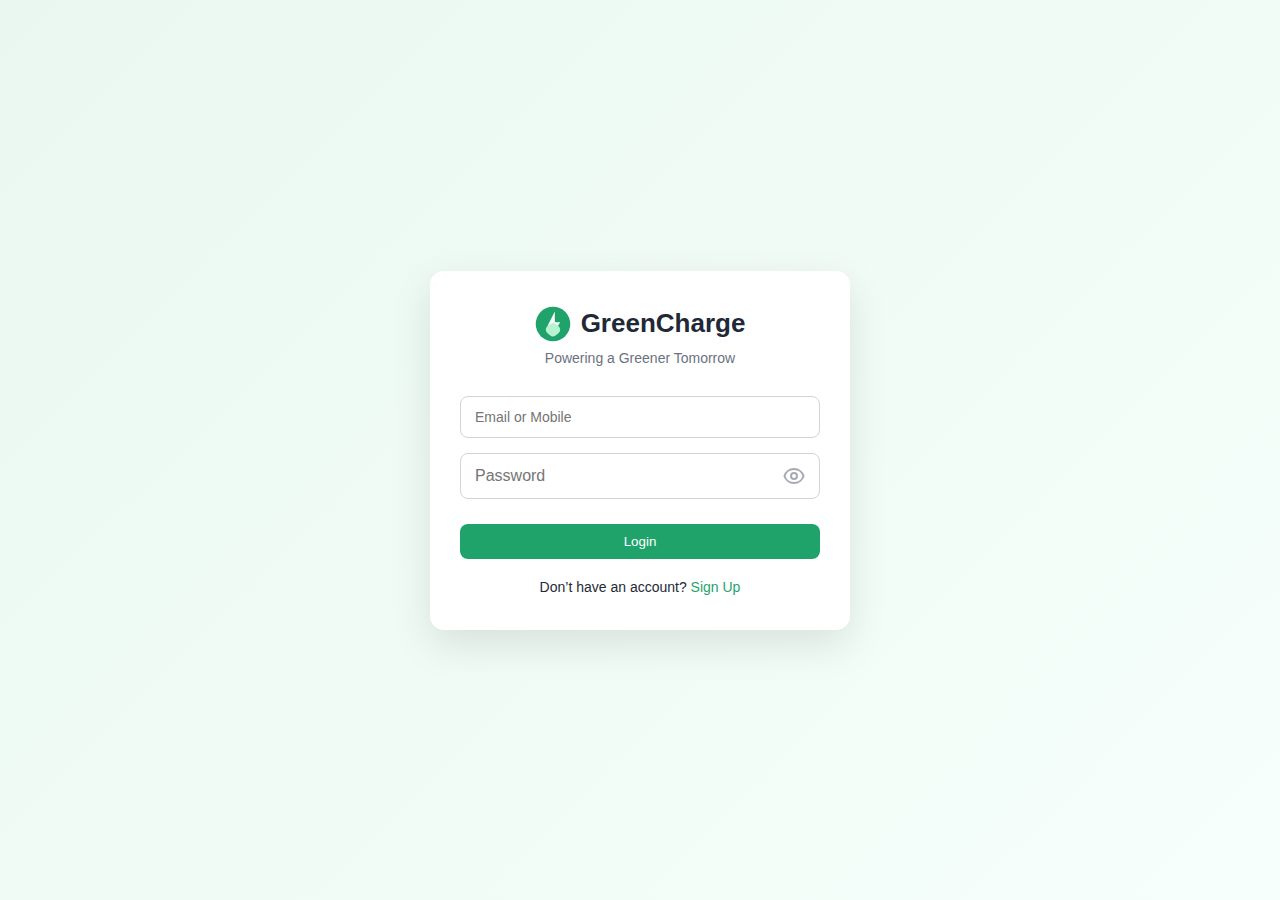
<file: index.html>
<!-- FILE: index.html -->
<!DOCTYPE html>
<html lang="en">
<head>
  <meta charset="UTF-8" />
  <meta name="viewport" content="width=device-width, initial-scale=1.0"/>
  <title>GreenCharge | Login</title>

  <link rel="stylesheet" href="style.css" />

  <style>
    /* ===== LOGIN PAGE PROFESSIONAL FIX ===== */

    body {
      min-height: 100vh;
      display: flex;
      align-items: center;
      justify-content: center;
      background: linear-gradient(135deg, #eaf7f1, #f6fffb);
    }

    .auth-card {
      width: 100%;
      max-width: 420px;
      background: #ffffff;
      padding: 35px 30px;
      border-radius: 14px;
      box-shadow: 0 15px 40px rgba(0,0,0,0.1);
      text-align: center;
    }

    .auth-logo {
      display: flex;
      align-items: center;
      justify-content: center;
      gap: 10px;
      margin-bottom: 8px;
    }

    .auth-logo h2 {
      margin: 0;
      font-size: 26px;
      font-weight: 600;
    }

    .tagline {
      color: #6b7280;
      font-size: 14px;
      margin-bottom: 30px;
    }

    .auth-card input {
      width: 100%;
      padding: 12px 14px;
      margin-bottom: 15px;
      border-radius: 8px;
      border: 1px solid #d1d5db;
      font-size: 14px;
    }

    .auth-card input:focus {
      outline: none;
      border-color: #1fa36b;
    }

    .auth-card .btn {
      width: 100%;
      margin-top: 10px;
    }

    .auth-footer {
      margin-top: 20px;
      font-size: 14px;
    }

    .auth-footer a {
      color: #1fa36b;
      text-decoration: none;
      font-weight: 500;
    }

    .password-field {
  position: relative;
  width: 100%;
}

.password-field input {
  width: 100%;
  padding-right: 44px;   /* 👈 eye ke liye space */
}

.toggle-password {
  position: absolute;
  right: 14px;
  top: 50%;
  transform: translateY(-50%);
  width: 22px;
  
  line-height: 48px;
  padding-bottom: 38px;
  cursor: pointer;
  opacity: 0.6;

  background-image: url("data:image/svg+xml,%3Csvg xmlns='http://www.w3.org/2000/svg' fill='none' viewBox='0 0 24 24' stroke='%236b7280'%3E%3Cpath stroke-linecap='round' stroke-linejoin='round' stroke-width='2' d='M15 12a3 3 0 11-6 0 3 3 0 016 0z'/%3E%3Cpath stroke-linecap='round' stroke-linejoin='round' stroke-width='2' d='M2.458 12C3.732 7.943 7.523 5 12 5c4.478 0 8.268 2.943 9.542 7-1.274 4.057-5.064 7-9.542 7-4.477 0-8.268-2.943-9.542-7z'/%3E%3C/svg%3E");

  background-repeat: no-repeat;
  background-size: contain;
}

.toggle-password:hover {
  opacity: 1;
}
  </style>
</head>
<body>

  <div class="auth-card">

    <!-- LOGO -->
    <div class="auth-logo">
      <svg width="36" height="36" viewBox="0 0 100 100" xmlns="http://www.w3.org/2000/svg">
        <circle cx="50" cy="50" r="48" fill="#1fa36b"/>
        <path d="M55 15 L35 55 H50 L45 85 L70 45 H55 Z" fill="#ffffff"/>
        <path d="M30 65 C30 55 45 50 50 45 C55 50 70 55 70 65
                 C70 78 50 85 50 85 C50 85 30 78 30 65 Z"
              fill="#b7f3d0"/>
      </svg>
      <h2>GreenCharge</h2>
    </div>

    <!-- TAGLINE -->
    <p class="tagline">Powering a Greener Tomorrow</p>

    <!-- LOGIN FORM -->
    <input type="text" id="email" placeholder="Email or Mobile" required />
    <div class="password-field">
  <input 
    type="password"
    id="password"
    placeholder="Password"
    required
  />
  <span class="toggle-password" onclick="togglePassword()"></span>
</div>

    <button class="btn btn-primary" onclick="login()">Login</button>

    <!-- FOOTER -->
    <div class="auth-footer">
      Don’t have an account?
      <a href="#" onclick="signup()">Sign Up</a>
    </div>
  </div>

  <script src="auth.js"></script>
</body>
</html>
</file>
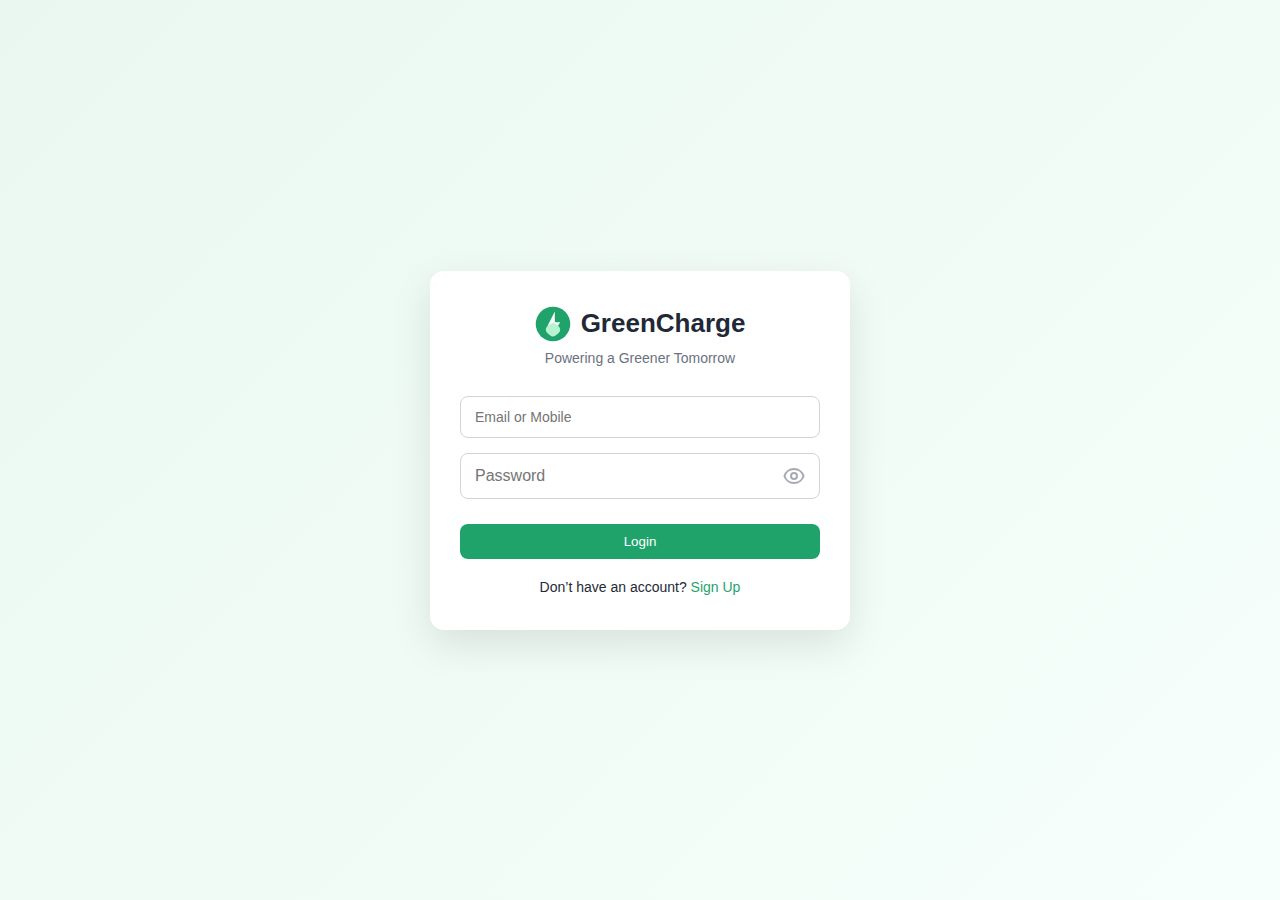
<file: about.html>
<!-- FILE: about.html -->
<!DOCTYPE html>
<html lang="en">
<head>
  <meta charset="UTF-8" />
  <meta name="viewport" content="width=device-width, initial-scale=1.0"/>
  <title>GreenCharge | About</title>

  <link rel="stylesheet" href="style.css" />

  <style>
    /* ===== ABOUT PAGE STYLES ===== */

    body {
      background: linear-gradient(
          rgba(255,255,255,0.9),
          rgba(255,255,255,0.9)
        ),
        url("https://images.unsplash.com/photo-1549399542-7e3f8b79c341");
      background-size: cover;
      background-attachment: fixed;
      font-family: "Segoe UI", sans-serif;
    }

    .about-container {
      max-width: 900px;
      margin: 60px auto;
      background: #ffffff;
      padding: 40px;
      border-radius: 14px;
      box-shadow: 0 20px 40px rgba(0,0,0,0.08);
    }

    .about-container h1 {
      color: #1fa36b;
      margin-bottom: 10px;
      font-size: 32px;
    }

    .about-container h2 {
      margin-top: 30px;
      margin-bottom: 10px;
      color: #111827;
      font-size: 22px;
    }

    .about-container p {
      line-height: 1.8;
      color: #374151;
      font-size: 16px;
      margin-bottom: 12px;
    }

    .about-container ul {
      margin-left: 20px;
      margin-top: 10px;
    }

    .about-container ul li {
      margin-bottom: 8px;
      color: #374151;
    }

    @media (max-width: 768px) {
      .about-container {
        margin: 30px 15px;
        padding: 25px;
      }
    }

    .contact-box {
  display: grid;
  grid-template-columns: repeat(auto-fit, minmax(220px, 1fr));
  gap: 20px;
  margin-top: 20px;
  padding: 20px;
  background: linear-gradient(
      rgba(255,255,255,0.95),
      rgba(255,255,255,0.95)
    ),
    url("https://images.unsplash.com/photo-1521791136064-7986c2920216");
  background-size: cover;
  border-radius: 12px;
}

.contact-box div {
  background: #ffffff;
  padding: 15px;
  border-radius: 10px;
  box-shadow: 0 8px 20px rgba(0,0,0,0.08);
  font-size: 15px;
}

.SUPPORT {
  margin-right: 10px;
  margin-left: 15px;
  display: inline-block;
  font-family: 'Franklin Gothic Medium', 'Arial Narrow', Arial, sans-serif;
  font-weight: bold;
}

.Contact {
  margin-bottom: 10px;
  margin-left: 10px;
  font-size: 22px;
}
  </style>
</head>
<body>

 <header class="topbar">
  <div class="logo">
    <svg width="34" height="34" viewBox="0 0 100 100" xmlns="http://www.w3.org/2000/svg">
    <circle cx="50" cy="50" r="48" fill="#1fa36b"/>
    <path d="M55 15 L35 55 H50 L45 85 L70 45 H55 Z" fill="#ffffff"/>
    <path d="M30 65 C30 55 45 50 50 45 C55 50 70 55 70 65
             C70 78 50 85 50 85 C50 85 30 78 30 65 Z"
          fill="#b7f3d0"/>
  </svg>
    <span>GreenCharge</span>
  </div>

  <nav class="nav-links">
    <a href="dashboard.html">Dashboard</a>
    <a href="stations.html">Nearby Stations</a>
    <a href="history.html">History</a>
    <a href="about.html">About</a>
    <button class="logout-btn" onclick="logout()">Logout</button>
  </nav>
</header>
      </div>
  </div>

  <!-- ABOUT CONTENT -->
  <div class="about-container">
    <h1>About GreenCharge</h1>
    <p>
      GreenCharge is a smart electric vehicle charging platform designed to
      simplify EV charging by helping users find nearby charging stations,
      book charging slots, and manage payments seamlessly.
    </p>

    <h2>🌱 Our Mission</h2>
    <p>
      Our mission is to promote sustainable transportation by making
      EV charging accessible, reliable, and user-friendly for everyone.
    </p>

    <h2>⚡ Why GreenCharge?</h2>
    <ul>
      <li>Easy discovery of nearby EV charging stations</li>
      <li>Smart booking system with flexible time slots</li>
      <li>User-friendly and secure interface</li>
      <li>Supports clean and green energy goals</li>
    </ul>

    <h2>📌 Project Note</h2>
    <p>
      This website is a frontend prototype developed for academic purposes.
      Backend services, real payments, and live databases can be integrated
      in future versions of the platform.
    </p>
  </div>

  <script src="auth.js"></script>

  
<!-- CONTACT SECTION -->
<h2 class="Contact">📞 Contact Us (24×7 Support)</h2>
<p class="SUPPORT">
  We are available 24×7 to assist you with charging station queries,
  bookings, and technical support.
</p>

<div class="contact-box">
  <div>
    <strong>📧 Email</strong><br />
    support@greencharge.com
  </div>

  <div>
    <strong>📞 Phone</strong><br />
    +91 98765 43210
  </div>

  <div>
    <strong>📍 Address</strong><br />
    Mumbai, Maharashtra, India
  </div>
</div>

<!-- FOOTER -->
<div class="footer">
  <strong>GreenCharge • 24×7 Support</strong>
  <span>📧 support@greencharge.com | 📞 +91 98765 43210</span>
</div>
</body>
</html>
</file>
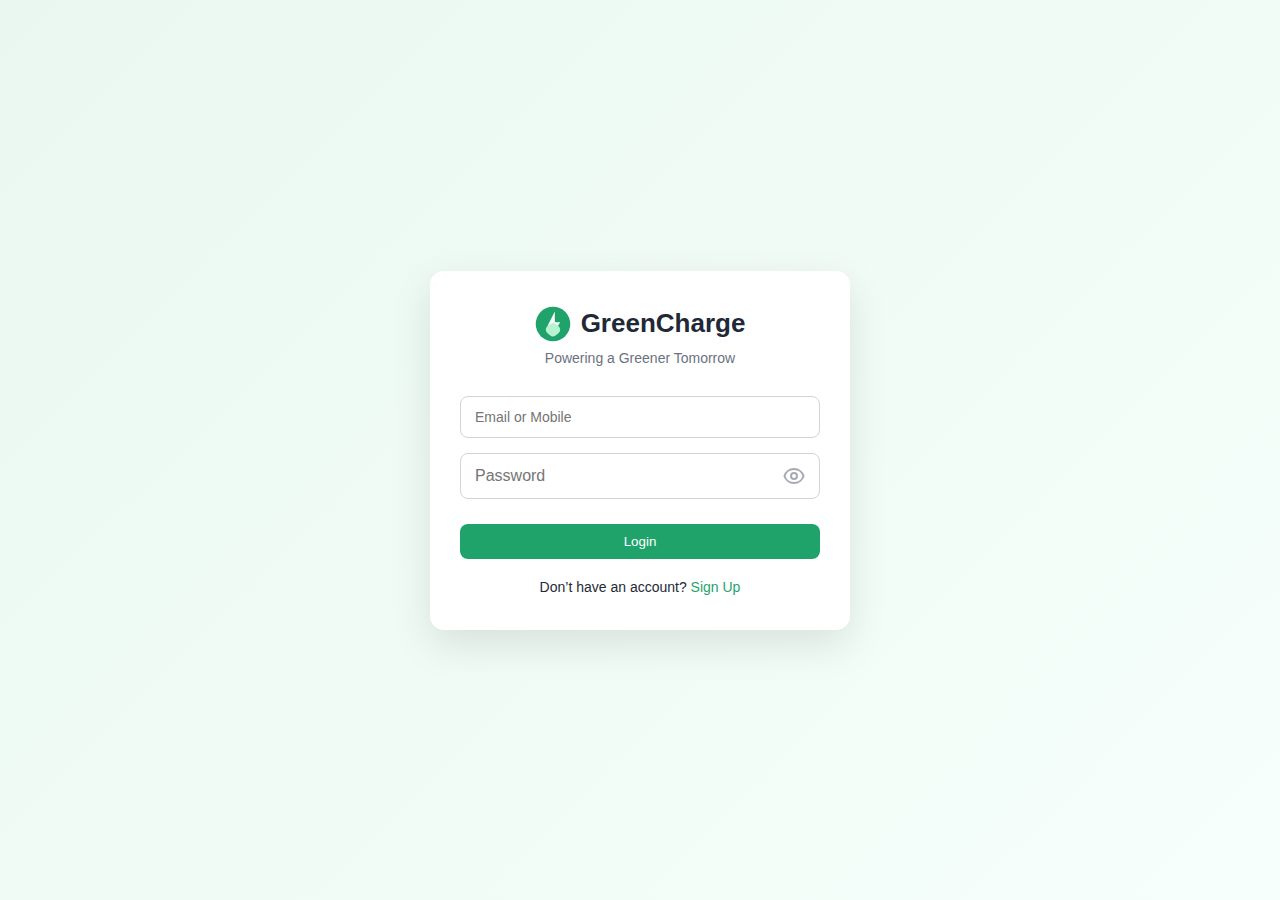
<file: booking.html>
<!DOCTYPE html>
<html lang="en">
<head>
<meta charset="UTF-8">
<title>GreenCharge | Booking</title>
<meta name="viewport" content="width=device-width, initial-scale=1.0">
<link rel="stylesheet" href="style.css">
</head>

<body class="booking-page">

<!-- ===== HEADER ===== -->
<header class="topbar">
  <div class="logo">
    <svg width="34" height="34" viewBox="0 0 100 100">
      <circle cx="50" cy="50" r="48" fill="#1fa36b"/>
      <path d="M55 15 L35 55 H50 L45 85 L70 45 H55 Z" fill="#ffffff"/>
    </svg>
    <span>GreenCharge</span>
  </div>

  <nav class="nav-links">
    <a href="dashboard.html">Dashboard</a>
    <a href="stations.html">Nearby Stations</a>
    <a href="history.html">History</a>
    <a href="about.html">About</a>
    <button class="logout-btn">Logout</button>
  </nav>
</header>

<!-- ===== MAIN ===== -->
<main class="booking-container">

<h1 class="page-title">Book Charging Slot</h1>

<div class="booking-card">

  <!-- TIME -->
  <label class="field-title">⏰ Time Slot</label>
  <input type="datetime-local" class="input-field">

  <!-- CHARGER -->
  <label class="field-title">🔌 Charger Type</label>
  <select class="input-field">
    <option>Fast Charger</option>
    <option>Normal Charger</option>
  </select>

  <!-- PAYMENT -->
  <label class="field-title">💳 Payment Method</label>

  <div class="payment-options">
    <label class="payment-card">
      <input type="radio" name="pay" onclick="showUPI()">
      <span>UPI</span>
    </label>

    <label class="payment-card">
      <input type="radio" name="pay" onclick="showCard()">
      <span>Credit Card</span>
    </label>

    <label class="payment-card">
      <input type="radio" name="pay" onclick="showPayPal()">
      <span>PayPal</span>
    </label>

    <label class="payment-card">
      <input type="radio" name="pay" onclick="showApple()">
      <span>Apple Pay</span>
    </label>
  </div>

  <!-- CARD BOX -->
  <div id="cardBox" class="payment-box">
   <!-- Card Holder Name (ONLY TEXT) -->
<input
  type="text"
  placeholder="Card Holder Name"
  oninput="onlyText(this)"
>
<input type="text" placeholder="Card Number" maxlength="19" oninput="formatCardNumber(this)">
    <input type="text" placeholder="MM/YY" maxlength="5" oninput="formatExpiry(this)">
    <!-- CVV (ONLY NUMBERS) -->
<input
  type="password"
  placeholder="CVV"
  inputmode="numeric"
  maxlength="3"
  oninput="onlyNumbers(this)"
>
    <button class="primary-btn">Pay Securely</button>
  </div>

  <!-- UPI -->
  <div id="upiBox" class="payment-box">
    <p class="note">UPI apps will open on mobile device</p>
    <button class="primary-btn" onclick="upiPay()">Pay via UPI</button>
  </div>

  <!-- PAYPAL -->
  <div id="paypalBox" class="payment-box">
    <p class="note">Redirecting to PayPal</p>
    <button class="primary-btn">Continue to PayPal</button>
  </div>

  <!-- APPLE -->
  <div id="appleBox" class="payment-box">
    <p class="note">Apple Pay supported devices only</p>
    <button class="primary-btn">Pay with Apple Pay</button>
  </div>

</div>
</main>

<script>
function hideAll(){
  document.querySelectorAll('.payment-box').forEach(b=>b.style.display='none');
}
function showCard(){ hideAll(); cardBox.style.display='block'; }
function showUPI(){ hideAll(); upiBox.style.display='block'; }
function showPayPal(){ hideAll(); paypalBox.style.display='block'; }
function showApple(){ hideAll(); appleBox.style.display='block'; }

function formatExpiry(input){
  let v=input.value.replace(/\D/g,'');
  if(v.length>=3) v=v.slice(0,2)+'/'+v.slice(2,4);
  input.value=v;
}
function formatCardNumber(input){
  let v=input.value.replace(/\D/g,'').match(/.{1,4}/g);
  input.value=v?v.join(' '):'';
}


/* ONLY TEXT (A-Z + SPACE) */
function onlyText(input) {
  input.value = input.value.replace(/[^a-zA-Z\s]/g, "");
}

/* ONLY NUMBERS */
function onlyNumbers(input) {
  input.value = input.value.replace(/\D/g, "");
}


function upiPay(){
  if(/Android|iPhone|iPad/i.test(navigator.userAgent)){
    window.location.href =
      "upi://pay?pa=omkardubole46@oksbi&pn=GreenCharge&am=10&cu=INR";
  } else {
    alert("UPI payment works only on mobile device");
  }
}


</script>
<script src="auth.js"></script>

</body>
</html>
</file>
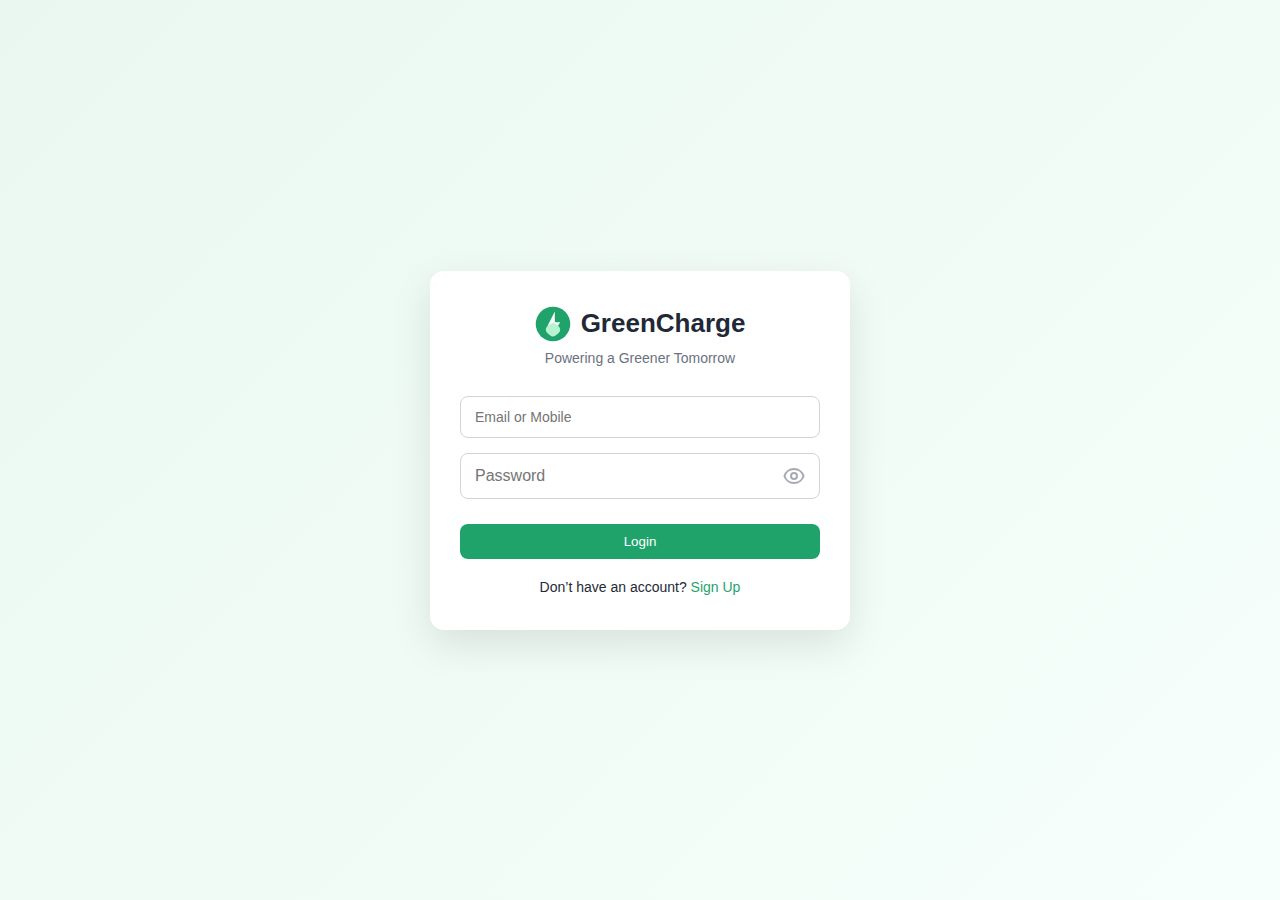
<file: dashboard.html>
<!DOCTYPE html>
<html lang="en">
<head>
  <meta charset="UTF-8" />
  <meta name="viewport" content="width=device-width, initial-scale=1.0"/>
  <title>GreenCharge | Dashboard</title>

  <link rel="stylesheet" href="style.css" />
</head>
<body>

  <!-- NAVBAR -->
  <header class="topbar">
  <div class="logo">
     <svg width="34" height="34" viewBox="0 0 100 100" xmlns="http://www.w3.org/2000/svg">
    <circle cx="50" cy="50" r="48" fill="#1fa36b"/>
    <path d="M55 15 L35 55 H50 L45 85 L70 45 H55 Z" fill="#ffffff"/>
    <path d="M30 65 C30 55 45 50 50 45 C55 50 70 55 70 65
             C70 78 50 85 50 85 C50 85 30 78 30 65 Z"
          fill="#b7f3d0"/>
  </svg>
    <span>GreenCharge</span>
  </div>

  <nav class="nav-links">
    <a href="dashboard.html">Dashboard</a>
    <a href="stations.html">Nearby Stations</a>
    <a href="history.html">History</a>
    <a href="about.html">About</a>
    <button class="logout-btn" onclick="logout()">Logout</button>
  </nav>
</header></h2>
      
    </div>
  </div>

  <!-- DASHBOARD CONTENT -->
  <div class="container" style="margin-top:30px;">
    <h2>Welcome to GreenCharge 👋</h2>
    <p style="margin-top:10px; color:#6b7280;">
      Manage your EV charging, find nearby stations, and track your history.
    </p>

    <div class="card-grid">
      <div class="card">
        <h3>Nearby Charging Stations</h3>
        <p>Find EV charging stations near your location.</p>
        <br />
        <a href="stations.html" class="btn btn-primary">View Stations</a>
      </div>

      <div class="card">
        <h3>Book a Charging Slot</h3>
        <p>Reserve a charging slot in advance.</p>
        <br />
        <a href="booking.html" class="btn btn-primary">Book Now</a>
      </div>

      <div class="card">
        <h3>Charging History</h3>
        <p>View your previous charging sessions.</p>
        <br />
        <a href="history.html" class="btn btn-primary">View History</a>
      </div>
    </div>
  </div>

  <!-- AUTH SCRIPT -->
  <script src="auth.js"></script>

  

  <!-- FOOTER -->
<div class="footer">
  <strong>GreenCharge • 24×7 Support</strong>
  <span>📧 support@greencharge.com | 📞 +91 98765 43210</span>
</div>
</body>
</html>
</file>
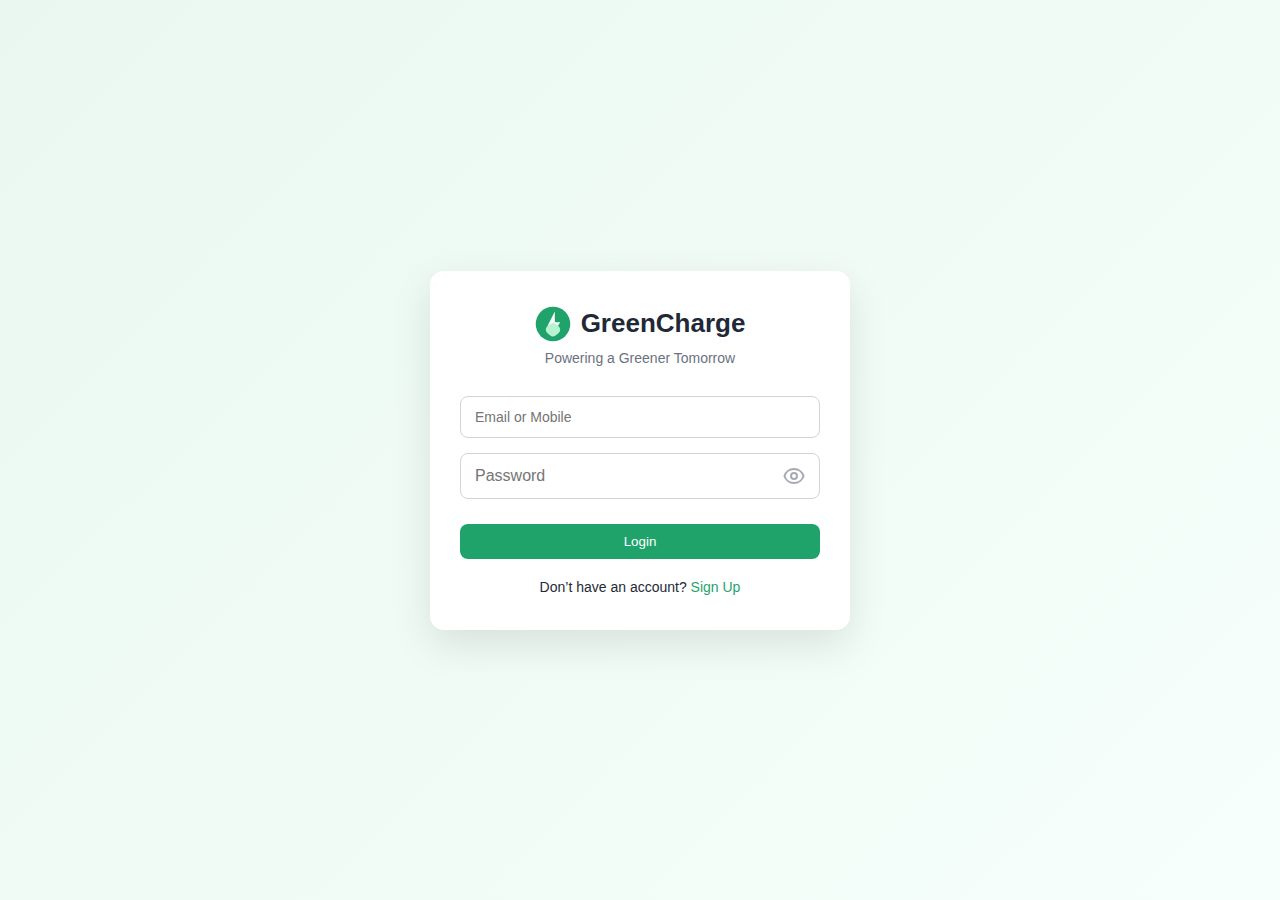
<file: history.html>
<!-- FILE: history.html -->
<!DOCTYPE html>
<html lang="en">
<head>
  <meta charset="UTF-8" />
  <meta name="viewport" content="width=device-width, initial-scale=1.0"/>
  <title>GreenCharge | Charging History</title>

  <link rel="stylesheet" href="style.css" />

  <style>
    /* ===== Responsive Table Styling ===== */

    .table-wrapper {
      margin-top: 20px;
      overflow-x: auto;
      background: #ffffff;
      border-radius: 10px;
      box-shadow: 0 10px 25px rgba(0,0,0,0.08);
    }

    table {
      width: 100%;
      border-collapse: collapse;
      min-width: 650px;
    }

    th, td {
      padding: 12px 14px;
      text-align: left;
      font-size: 14px;
      border-bottom: 1px solid #e5e7eb;
    }

    th {
      background: #eaf7f1;
      color: #158055;
      font-weight: 600;
    }

    tr:hover {
      background: #f5f9f7;
    }

    /* Mobile Card View */
    @media (max-width: 768px) {

      table, thead, tbody, th, td, tr {
        display: block;
      }

      thead {
        display: none;
      }

      tr {
        margin-bottom: 15px;
        border: 1px solid #e5e7eb;
        border-radius: 8px;
        padding: 10px;
        background: #ffffff;
      }

      td {
        border: none;
        display: flex;
        justify-content: space-between;
        padding: 8px 10px;
        font-size: 14px;
      }

      td::before {
        content: attr(data-label);
        font-weight: 600;
        color: #158055;
      }
    }
  </style>
</head>
<body>

  <!-- NAVBAR -->
 <header class="topbar">
  <div class="logo">
    <svg width="34" height="34" viewBox="0 0 100 100">
      <circle cx="50" cy="50" r="48" fill="#1fa36b"/>
      <path d="M55 15 L35 55 H50 L45 85 L70 45 H55 Z" fill="#ffffff"/>
      <path d="M30 65 C30 55 45 50 50 45 C55 50 70 55 70 65
               C70 78 50 85 50 85 C50 85 30 78 30 65 Z"
            fill="#b7f3d0"/>
    </svg>
    <span>GreenCharge</span>
  </div>

  <nav class="nav-links">
    <a href="dashboard.html">Dashboard</a>
    <a href="stations.html">Nearby Stations</a>
    <a href="history.html" class="active">History</a>
    <a href="about.html">About</a>
    <button class="logout-btn" onclick="logout()">Logout</button>
  </nav>
</header>

  <!-- CONTENT -->
  <div class="container" style="margin-top:30px;">
    <h2>Charging History</h2>
    <p style="margin-top:8px; color:#6b7280;">
      View details of your past charging sessions.
    </p>

    <div class="table-wrapper">
      <table>
        <thead>
          <tr>
            <th>Date</th>
            <th>Station</th>
            <th>Duration</th>
            <th>Energy Used</th>
            <th>Amount Paid</th>
          </tr>
        </thead>
        <tbody>
          <tr>
            <td data-label="Date">02 Feb 2026</td>
            <td data-label="Station">Andheri EV Hub</td>
            <td data-label="Duration">45 mins</td>
            <td data-label="Energy Used">18 kWh</td>
            <td data-label="Amount Paid">₹360</td>
          </tr>

          <tr>
            <td data-label="Date">28 Jan 2026</td>
            <td data-label="Station">Bandra Charging Point</td>
            <td data-label="Duration">30 mins</td>
            <td data-label="Energy Used">12 kWh</td>
            <td data-label="Amount Paid">₹240</td>
          </tr>

          <tr>
            <td data-label="Date">22 Jan 2026</td>
            <td data-label="Station">Powai Green Charge</td>
            <td data-label="Duration">60 mins</td>
            <td data-label="Energy Used">22 kWh</td>
            <td data-label="Amount Paid">₹440</td>
          </tr>

          <tr>
            <td data-label="Date">15 Jan 2026</td>
            <td data-label="Station">Goregaon EV Hub</td>
            <td data-label="Duration">40 mins</td>
            <td data-label="Energy Used">16 kWh</td>
            <td data-label="Amount Paid">₹320</td>
          </tr>
        </tbody>
      </table>
    </div>
  </div>

  <script src="auth.js"></script>

  <!-- FOOTER -->
<div class="footer">
  <strong>GreenCharge • 24×7 Support</strong>
  <span>📧 support@greencharge.com | 📞 +91 98765 43210</span>
</div>
</body>
</html>
</file>
<file: style.css>
/* ===============================
   ROOT VARIABLES
   =============================== */

:root {
  --primary: #1fa36b;
  --primary-dark: #158055;
  --bg-light: #f3fdf8;
  --text-dark: #1f2937;
  --text-light: #6b7280;
  --white: #ffffff;
}

/* ===============================
   RESET & BASE
   =============================== */

* {
  margin: 0;
  padding: 0;
  box-sizing: border-box;
  font-family: 'Inter', 'Segoe UI', Arial, sans-serif;
}

html, body {
  height: 100%;
}

body {
  background: var(--bg-light);
  color: var(--text-dark);
  display: flex;
  flex-direction: column;
}

/* ===============================
   HEADER / TOPBAR
   =============================== */

.topbar {
  display: flex;
  align-items: center;
  justify-content: space-between;   /* logo left | menu right */
  padding: 14px 30px;
  background: var(--white);
  box-shadow: 0 2px 10px rgba(0,0,0,0.06);
}

/* LOGO – LEFT SIDE */
.logo {
  display: flex;
  align-items: center;
  gap: 10px;
  margin-left: 15px;               /* ✅ LEFT GAP */
}

.logo img {
  width: 36px;
  height: 36px;
  object-fit: contain;
}

.logo span {
  font-size: 20px;
  font-weight: 600;
  color: var(--text-dark);
}

/* RIGHT MENU */
.nav-links {
  display: flex;
  align-items: center;
  gap: 20px;
  margin-right: 15px;              /* ✅ RIGHT GAP */
}

.nav-links a {
  text-decoration: none;
  color: #2f2f2f;
  font-weight: 500;
}

.nav-links a:hover {
  color: var(--primary);
}

.logout-btn {
  padding: 6px 14px;
  border-radius: 8px;
  border: 1px solid var(--primary);
  background: transparent;
  color: var(--primary);
  cursor: pointer;
}

.logout-btn:hover {
  background: var(--primary);
  color: white;
}

/* ===============================
   MAIN CONTENT
   =============================== */

main {
  flex: 1;   /* ✅ footer ko neeche push karega */
}

/* ===============================
   DASHBOARD CARDS
   =============================== */

.container {
  width: 90%;
  max-width: 1100px;
  margin: 30px auto;
}

.card-grid {
  display: grid;
  grid-template-columns: repeat(auto-fit, minmax(260px, 1fr));
  gap: 25px;
}

.card {
  background: var(--white);
  padding: 20px;
  border-radius: 14px;
  box-shadow: 0 8px 20px rgba(0,0,0,0.08);
}

.card h3 {
  margin-bottom: 6px;
}

.card p {
  font-size: 14px;
  color: var(--text-light);
}

/* ===============================
   BUTTONS
   =============================== */

.btn-primary {
  padding: 10px 18px;
  background: var(--primary);
  color: white;
  border: none;
  border-radius: 8px;
  cursor: pointer;
}

.btn-primary:hover {
  background: var(--primary-dark);
}

/* ===============================
   STATIONS PAGE
   =============================== */

.stations-container {
  max-width: 1100px;
  margin: 30px auto;
  padding: 20px;
}

.location-btn {
  width: 100%;
  padding: 14px;
  margin: 15px 0;
  background: var(--primary);
  color: white;
  border: none;
  border-radius: 10px;
  font-size: 16px;
}

/* ===============================
   FOOTER (STICKY)
   =============================== */

.footer {
  margin-top: auto;                /* ✅ STICKY BOTTOM */
  background: #0f172a;
  color: #e5e7eb;
  text-align: center;
  padding: 18px;
  font-size: 14px;
}

.footer span {
  display: block;
  margin-top: 6px;
  color: #9ca3af;
}

/* ===============================
   RESPONSIVE (MOBILE)
   =============================== */

@media (max-width: 768px) {

  .topbar {
    flex-direction: column;
    gap: 12px;
  }

  .nav-links {
    flex-direction: column;
    gap: 12px;
  }

  .card-grid {
    grid-template-columns: 1fr;
  }
}

/* =========================
   HEADER FINAL FIX
   ========================= */

.topbar {
  display: flex;
  justify-content: space-between;
  align-items: center;
  padding: 14px 24px;
  background: #ffffff;
  box-shadow: 0 2px 10px rgba(0,0,0,0.06);
}

/* Logo left */
.topbar .logo {
  display: flex;
  align-items: center;
  gap: 10px;
}

/* Nav right – HORIZONTAL */
.nav-links {
  display: flex;
  align-items: center;
  gap: 22px;
}

/* Remove bullet / underline */
.nav-links a {
  text-decoration: none;
  color: #1f2937;
  font-weight: 500;
}

.nav-links a:hover {
  color: #16a34a;
}

/* Logout button */
.nav-links .logout-btn {
  padding: 6px 14px;
  border-radius: 8px;
  border: 1px solid #16a34a;
  background: white;
  color: #16a34a;
  cursor: pointer;
}

.nav-links .logout-btn:hover {
  background: #16a34a;
  color: white;
}

/* =========================
   MOBILE FIX
   ========================= */
@media (max-width: 768px) {
  .topbar {
    flex-direction: column;
    align-items: flex-start;
    gap: 12px;
  }

  .nav-links {
    flex-direction: column;
    align-items: flex-start;
    gap: 10px;
  }
}

/* =========================
   HARD RESET HEADER FIX
   ========================= */

/* REMOVE ALL LIST / BULLET EFFECT */
header ul,
header li {
  list-style: none !important;
  margin: 0 !important;
  padding: 0 !important;
}

/* FORCE TOPBAR LAYOUT */
header.topbar {
  display: flex !important;
  flex-direction: row !important;
  justify-content: space-between !important;
  align-items: center !important;
  padding: 14px 20px !important;
  background: #ffffff !important;
  box-shadow: 0 2px 10px rgba(0,0,0,0.08) !important;
}

/* LOGO — LEFT SIDE */
header.topbar .logo {
  display: flex !important;
  align-items: center !important;
  gap: 10px !important;
  margin-left: 0 !important;
}

/* NAV — RIGHT SIDE (HORIZONTAL) */
header.topbar nav,
header.topbar .nav-links {
  display: flex !important;
  flex-direction: row !important;
  align-items: center !important;
  gap: 22px !important;
}

/* LINKS CLEAN */
header.topbar nav a {
  text-decoration: none !important;
  color: #1f2937 !important;
  font-weight: 500 !important;
}

/* LOGOUT BUTTON */
header.topbar .logout-btn {
  padding: 6px 14px !important;
  border-radius: 8px !important;
  border: 1px solid #16a34a !important;
  background: white !important;
  color: #16a34a !important;
}

/* =========================
   MOBILE SAFE MODE
   ========================= */
@media (max-width: 768px) {
  header.topbar {
    flex-direction: column !important;
    align-items: flex-start !important;
    gap: 12px !important;
  }

  header.topbar nav,
  header.topbar .nav-links {
    flex-direction: column !important;
    align-items: flex-start !important;
    gap: 10px !important;
  }
}

/* =========================
   BOOKING PAGE – CLEAN & PROFESSIONAL
   ========================= */

.booking-container {
  max-width: 700px;
  margin: 40px auto;
  padding: 30px;
  background: #ffffff;
  border-radius: 14px;
  box-shadow: 0 10px 30px rgba(0,0,0,0.08);
}

/* Page title */
.booking-container h1 {
  font-size: 28px;
  font-weight: 600;
  margin-bottom: 25px;
  color: #1f2937;
}

/* Section headings */
.booking-container h2 {
  font-size: 18px;
  margin-bottom: 8px;
  color: #374151;
}

/* Inputs & select */
.booking-container input,
.booking-container select {
  width: 100%;
  padding: 12px 14px;
  margin-bottom: 20px;
  border-radius: 10px;
  border: 1px solid #d1d5db;
  font-size: 15px;
}

.booking-container input:focus,
.booking-container select:focus {
  outline: none;
  border-color: #1fa36b;
}

/* Payment options */
.payment-options {
  display: flex;
  gap: 20px;
  margin-top: 10px;
  margin-bottom: 20px;
  flex-wrap: wrap;
}

.payment-options label {
  display: flex;
  align-items: center;
  gap: 6px;
  font-size: 14px;
  color: #374151;
}

/* Pay button */
.booking-container .primary-btn {
  margin-top: 10px;
  padding: 14px;
  font-size: 16px;
  border-radius: 12px;
  background: #1fa36b;
  color: #fff;
  border: none;
  cursor: pointer;
}

.booking-container .primary-btn:hover {
  background: #178456;
}

/* Notes text */
.note {
  font-size: 13px;
  color: #6b7280;
  margin-bottom: 10px;
}

/* Mobile friendly */
@media (max-width: 600px) {
  .booking-container {
    margin: 20px;
    padding: 20px;
  }

  .payment-options {
    flex-direction: column;
    gap: 10px;
  }
}

/* ===== BOOKING PAGE ===== */

.booking-container {
  max-width: 460px;
  margin: 40px auto;
  padding: 0 15px;
}

.page-title {
  text-align: center;
  color: #1fa36b;
  margin-bottom: 25px;
}

.booking-card {
  background: #ffffff;
  padding: 25px;
  border-radius: 16px;
  box-shadow: 0 12px 30px rgba(0,0,0,0.08);
}

.field-title {
  display: block;
  margin: 18px 0 8px;
  font-weight: 600;
  color: #374151;
}

.input-field {
  width: 100%;
  padding: 12px 14px;
  border-radius: 10px;
  border: 1px solid #d1d5db;
  font-size: 15px;
}

/* ===== PAYMENT OPTIONS ===== */

/* ===== PAYMENT OPTIONS – BETTER SPACING ===== */

.payment-options {
  display: grid;
  grid-template-columns: repeat(2, 1fr);
  gap: 16px;              /* 👈 spacing increase */
  margin-top: 15px;
}

.payment-card {
  display: flex;
  align-items: center;
  justify-content: center;
  gap: 10px;

  padding: 18px 14px;     /* 👈 bigger clickable area */
  border-radius: 14px;
  border: 1.5px solid #d1d5db;
  background: #f9fafb;

  font-weight: 500;
  cursor: pointer;
  transition: all 0.25s ease;
}

.payment-card:hover {
  border-color: #1fa36b;
  background: #ecfdf5;
  transform: translateY(-2px);   /* 👈 premium hover */
}

.payment-card input {
  accent-color: #1fa36b;
  transform: scale(1.1);
}

.payment-card:hover {
  border-color: #1fa36b;
  background: #ecfdf5;
}

.payment-card input {
  accent-color: #1fa36b;
}

.payment-card span {
  font-weight: 500;
}

/* ===== PAYMENT BOX ===== */

.payment-box {
  display: none;
  margin-top: 18px;
}

.payment-box input {
  width: 100%;
  padding: 12px;
  margin-top: 10px;
  border-radius: 10px;
  border: 1px solid #d1d5db;
}

.note {
  font-size: 13px;
  color: #6b7280;
  margin-bottom: 10px;
}

.primary-btn {
  width: 100%;
  margin-top: 15px;
  padding: 14px;
  background: #1fa36b;
  color: #fff;
  border: none;
  border-radius: 12px;
  font-size: 16px;
  cursor: pointer;
}

.primary-btn:hover {
  background: #178456;
}

/* MOBILE */
@media(max-width:600px){
  .payment-options {
    grid-template-columns: 1fr;
  }
}

/* ===== BOOKING HEADING IMPROVEMENT ===== */

.page-title {
  font-size: 26px;
  font-weight: 700;
  color: #1f2937;
  margin-bottom: 30px;
  display: flex;
  align-items: center;
  gap: 10px;
}

.page-title::before {
  content: "⚡";
  font-size: 28px;
}

@media(max-width:600px){
  .payment-options{
    grid-template-columns: 1fr;
  }
}

/* ===============================
   PAYMENT METHOD – FINAL FIX
   =============================== */

.payment-options {
  display: grid;
  grid-template-columns: repeat(2, 1fr);
  gap: 18px;                 /* 👈 proper spacing */
  margin-top: 18px;
}

.payment-options label {
  display: flex;
  align-items: center;
  gap: 12px;

  padding: 16px 14px;        /* 👈 button size */
  border-radius: 14px;
  border: 1.5px solid #d1d5db;
  background: #f9fafb;

  font-size: 15px;
  font-weight: 500;
  cursor: pointer;

  transition: all 0.25s ease;
}

/* Hover effect */
.payment-options label:hover {
  background: #ecfdf5;
  border-color: #1fa36b;
  transform: translateY(-2px);
}

/* Radio button */
.payment-options input[type="radio"] {
  accent-color: #1fa36b;
  transform: scale(1.15);
  cursor: pointer;
}

/* Mobile fix */
@media (max-width: 600px) {
  .payment-options {
    grid-template-columns: 1fr;
  }
}

/* ===============================
   BOOKING HEADING FIX
   =============================== */

.page-title {
  font-size: 26px;
  font-weight: 700;
  color: #1f2937;
  margin-bottom: 35px;
  display: flex;
  align-items: center;
  gap: 10px;
}

/* ===============================
   FINAL HEADER FIX (DESKTOP + MOBILE)
   =============================== */

.topbar {
  width: 100%;
  background: #ffffff;
  box-shadow: 0 2px 10px rgba(0,0,0,0.06);

  display: flex;
  align-items: center;
  justify-content: space-between;

  padding: 14px 24px;
}

/* LOGO LEFT */
.topbar .logo {
  display: flex;
  align-items: center;
  gap: 10px;
}

.topbar .logo img,
.topbar .logo svg {
  width: 34px;
  height: 34px;
}

.topbar .logo span {
  font-size: 20px;
  font-weight: 600;
  color: #1f2937;
}

/* NAV RIGHT */
.nav-links {
  display: flex;
  align-items: center;
  gap: 22px;
}

.nav-links a {
  text-decoration: none;
  color: #374151;
  font-weight: 500;
}

.nav-links a:hover {
  color: #1fa36b;
}

/* LOGOUT BUTTON */
.logout-btn {
  padding: 6px 14px;
  border-radius: 8px;
  border: 1.5px solid #1fa36b;
  background: transparent;
  color: #1fa36b;
  cursor: pointer;
}

.logout-btn:hover {
  background: #1fa36b;
  color: #fff;
}

/* ===============================
   MOBILE HEADER FIX
   =============================== */

@media (max-width: 768px) {
  .topbar {
    flex-direction: column;
    align-items: flex-start;
    gap: 14px;
  }

  .nav-links {
    width: 100%;
    justify-content: space-between;
    flex-wrap: wrap;
    gap: 12px;
  }
}

/* ===============================
   TOPBAR FINAL FIX
   =============================== */

.topbar {
  width: 100%;
  background: #ffffff;
  box-shadow: 0 2px 10px rgba(0,0,0,0.06);

  display: flex;
  align-items: center;
  justify-content: space-between;

  padding: 14px 24px;
}

/* Logo */
.topbar .logo {
  display: flex;
  align-items: center;
  gap: 10px;
}

.topbar .logo span {
  font-size: 20px;
  font-weight: 600;
  color: #1f2937;
}

/* Nav links right side */
.nav-links {
  display: flex;
  align-items: center;
  gap: 22px;
}

.nav-links a {
  text-decoration: none;
  color: #374151;
  font-weight: 500;
}

.nav-links a.active {
  color: #1fa36b;
  font-weight: 600;
}

.nav-links a:hover {
  color: #1fa36b;
}

/* Logout */
.logout-btn {
  padding: 6px 14px;
  border-radius: 8px;
  border: 1.5px solid #1fa36b;
  background: transparent;
  color: #1fa36b;
  cursor: pointer;
}

.logout-btn:hover {
  background: #1fa36b;
  color: #fff;
}

/* ===============================
   MOBILE HEADER FIX
   =============================== */

@media (max-width: 768px) {
  .topbar {
    flex-direction: column;
    align-items: flex-start;
    gap: 14px;
  }

  .nav-links {
    width: 100%;
    justify-content: space-between;
    flex-wrap: wrap;
  }
}

/* ===============================
   STICKY FOOTER FIX
   =============================== */

html, body {
  height: 100%;
}

body {
  display: flex;
  flex-direction: column;
}

.container {
  flex: 1;
}

.footer {
  margin-top: auto;
  width: 100%;
  background: #0f172a;
  color: #e5e7eb;
  text-align: center;
  padding: 16px 10px;
  font-size: 14px;
}

/* ===============================
   PASSWORD EYE ICON CENTER FIX
   =============================== */

.password-field {
  align-items: center;
  
}




/* =========================
   MOBILE RESPONSIVE FIX
   ========================= */

/* HEADER */
@media (max-width: 768px) {

  .topbar {
    flex-direction: column;
    align-items: flex-start;
    padding: 12px 16px;
  }

  .topbar .logo {
    margin-bottom: 10px;
  }

  .nav-links {
    width: 100%;
    display: flex;
    flex-direction: column;
    gap: 8px;
  }

  .nav-links a,
  .nav-links button {
    width: 100%;
    text-align: left;
  }
}

/* BOOKING / AUTH CARD */
@media (max-width: 600px) {

  .auth-card,
  .booking-card {
    width: 92%;
    margin: 20px auto;
    padding: 18px;
  }

  h1, h2 {
    font-size: 20px;
  }

  .input-field {
    height: 44px;
    font-size: 15px;
  }
}

/* PAYMENT OPTIONS — MOBILE GRID */
@media (max-width: 600px) {

  .payment-options {
    grid-template-columns: 1fr;
    gap: 12px;
  }

  .payment-options label {
    padding: 14px;
    font-size: 15px;
  }
}

/* FOOTER — STICKY SAFE */
html, body {
  height: 100%;
}

body {
  display: flex;
  flex-direction: column;
}

main {
  flex: 1;
}

.footer {
  margin-top: auto;
  text-align: center;
}

/* ===============================
   MOBILE HISTORY FIX (ONE SHOT)
   =============================== */

@media (max-width: 768px) {

  .table-wrapper {
    box-shadow: none;
    background: transparent;
  }

  table, tbody, tr {
    display: block;
    width: 100%;
  }

  tr {
    background: #ffffff;
    border-radius: 12px;
    margin-bottom: 16px;
    padding: 14px;
    box-shadow: 0 8px 20px rgba(0,0,0,0.06);
  }

  td {
    display: flex;
    flex-direction: column;
    padding: 6px 0;
    border: none;
    font-size: 15px;
  }

  td::before {
    content: attr(data-label);
    font-size: 13px;
    font-weight: 600;
    color: #158055;
    margin-bottom: 2px;
  }

  td span,
  td {
    color: #1f2937;
    font-weight: 500;
  }
}

/* =========================
   BOOKING PAGE STYLING
   ========================= */
/* =========================
   BOOKING PAGE – SAFE FIX
   ========================= */

.booking-container {
  padding: 40px 15px;
}

.booking-card {
  background: #ffffff;
  width: 100%;
  max-width: 420px;
  margin: 0 auto;          /* ✅ CENTER PROPER */
  padding: 28px 26px;
  border-radius: 16px;
  box-shadow: 0 15px 35px rgba(0,0,0,0.08);
}

/* TITLE CENTER */
.page-title {
  text-align: center;
  font-size: 26px;
  font-weight: 700;
  margin-bottom: 24px;
  color: #1f2937;
}

/* PAYMENT GRID */
.payment-options {
  display: grid;
  grid-template-columns: 1fr 1fr;
  gap: 14px;
  margin-top: 12px;
}

.payment-options label {
  display: flex;
  align-items: center;
  justify-content: center;
  gap: 8px;
  padding: 14px;
  border: 1.5px solid #d1d5db;
  border-radius: 12px;
  cursor: pointer;
  background: #f9fafb;
  transition: 0.2s;
}

.payment-options label:hover {
  border-color: #1fa36b;
  background: #ecfdf5;
}

.payment-options input[type="radio"] {
  accent-color: #1fa36b;
}

.payment-options label:has(input:checked) {
  background: #ecfdf5;
  border-color: #1fa36b;
}

/* MOBILE */
@media (max-width: 480px) {
  .page-title {
    font-size: 22px;
  }
}

.booking-card {
  background: #ffffff;
  width: 100%;
  max-width: 420px;
  padding: 28px 26px;
  border-radius: 16px;
  box-shadow: 0 15px 35px rgba(0,0,0,0.08);
}

/* 🔥 TITLE CENTER */
.page-title {
  text-align: center;
  font-size: 26px;
  font-weight: 700;
  margin-bottom: 24px;
  color: #1f2937;
}

/* Section headings */
.booking-card h2 {
  font-size: 16px;
  margin-bottom: 8px;
  color: #374151;
}

/* Inputs & dropdown */
.input-field {
  width: 100%;
  padding: 12px 14px;
  border-radius: 10px;
  border: 1px solid #d1d5db;
  font-size: 14px;
  margin-bottom: 18px;
}

.input-field:focus {
  outline: none;
  border-color: #1fa36b;
  box-shadow: 0 0 0 2px rgba(31,163,107,0.15);
}

/* =========================
   PAYMENT OPTIONS GRID
   ========================= */

.payment-options {
  display: grid;
  grid-template-columns: 1fr 1fr;
  gap: 14px;
  margin-top: 12px;
}

/* Each payment box */
.payment-options label {
  display: flex;
  align-items: center;
  justify-content: center;
  gap: 8px;
  padding: 14px 10px;
  border: 1.5px solid #d1d5db;
  border-radius: 12px;
  cursor: pointer;
  font-weight: 500;
  font-size: 14px;
  background: #f9fafb;
  transition: all 0.25s ease;
}

/* Hover */
.payment-options label:hover {
  border-color: #1fa36b;
  background: #ecfdf5;
}

/* Radio button accent */
.payment-options input[type="radio"] {
  accent-color: #1fa36b;
}

/* Selected effect */
.payment-options label:has(input:checked) {
  background: #ecfdf5;
  border-color: #1fa36b;
  box-shadow: 0 0 0 2px rgba(31,163,107,0.15);
}

/* =========================
   MOBILE FIX
   ========================= */
@media (max-width: 480px) {
  .booking-card {
    padding: 22px 18px;
  }

  .page-title {
    font-size: 22px;
  }
}

/* ===============================
   BOOKING PAGE — SAFE OVERRIDE
   (Only for booking page)
   =============================== */

.booking-page .booking-container {
  padding: 40px 15px;
}

.booking-page .booking-card {
  background: #ffffff;
  max-width: 420px;
  margin: 0 auto;
  padding: 28px 26px;
  border-radius: 16px;
  box-shadow: 0 15px 35px rgba(0,0,0,0.08);
}

/* TITLE CENTER FIX */
.booking-page .page-title {
  text-align: center;
  font-size: 26px;
  font-weight: 700;
  margin-bottom: 24px;
  color: #1f2937;
}

/* INPUTS */
.booking-page .input-field {
  width: 100%;
  padding: 12px 14px;
  border-radius: 10px;
  border: 1px solid #d1d5db;
  margin-bottom: 18px;
}

/* ===============================
   PAYMENT OPTIONS — CLEAN & CENTER
   =============================== */

.booking-page .payment-options {
  display: grid;
  grid-template-columns: 1fr 1fr;
  gap: 14px;
  margin-top: 14px;
}

.booking-page .payment-options label {
  display: flex;
  align-items: center;
  justify-content: center;
  gap: 8px;

  padding: 14px;
  border-radius: 12px;
  border: 1.5px solid #d1d5db;
  background: #f9fafb;
  cursor: pointer;

  transition: 0.2s ease;
}

.booking-page .payment-options label:hover {
  border-color: #1fa36b;
  background: #ecfdf5;
}

.booking-page .payment-options input[type="radio"] {
  accent-color: #1fa36b;
}

/* Selected state */
.booking-page .payment-options label:has(input:checked) {
  background: #ecfdf5;
  border-color: #1fa36b;
}

/* MOBILE FIX */
@media (max-width: 480px) {
  .booking-page .payment-options {
    grid-template-columns: 1fr;
  }

  .booking-page .page-title {
    font-size: 22px;
  }
}






/* ===============================
   FORCE PASSWORD EYE CENTER FIX
   (NO HTML CHANGE REQUIRED)
   =============================== */

/* Password wrapper (inline style ko override karega) */
div[style*="position: relative"] {
  position: relative !important;
}

/* Password input – right side space */
#password {
  padding-right: 46px !important;
  height: 46px;
  font-size: 16px;
}

/* Eye icon – PERFECT CENTER */
#password + span {
  position: absolute !important;
  right: 14px !important;
  top: 50% !important;
  transform: translateY(-50%) !important;

  display: flex !important;
  align-items: center !important;
  justify-content: center !important;

  font-size: 18px !important;
  cursor: pointer !important;
  color: #6b7280 !important;
  line-height: 1 !important;
}

/* Hover effect */
#password + span:hover {
  color: #1fa36b !important;
}

/* MOBILE SAFE */
@media (max-width: 600px) {
  #password {
    height: 48px;
  }

  #password + span {
    font-size: 20px !important;
    right: 12px !important;
  }
}

/* ===============================
   PASSWORD EYE — PERFECT CENTER FIX
   =============================== */

#password {
  padding-right: 48px !important; /* eye ke liye space */
}

#password + span {
  position: absolute !important;
  right: 14px !important;
  top: 50% !important;
  transform: translateY(-50%) !important;

  width: 24px !important;
  height: 24px !important;

  display: flex !important;
  align-items: center !important;
  justify-content: center !important;

  cursor: pointer !important;
}

/* Icon itself */
#password + span::before {
  font-size: 18px !important;
  line-height: 1 !important;
}

/* Mobile fine tuning */
@media (max-width: 600px) {
  #password + span {
    right: 12px !important;
  }

  #password + span::before {
    font-size: 20px !important;
  }
}

 /* ===== PASSWORD EYE – REAL FINAL FIX ===== */

/* password wrapper (inline styled div) */
.auth-card div[style*="position: relative"] {
  position: relative !important;
}

/* password input */
#password {
  padding-right: 46px !important;
}

/* eye icon span */
#password + span {
  position: absolute !important;
  right: 14px !important;
  top: 50% !important;
  transform: translateY(-50%) !important;

  width: 24px !important;
  height: 24px !important;

  display: flex !important;
  align-items: center !important;
  justify-content: center !important;

  cursor: pointer !important;
  z-index: 10 !important;
}

/* mobile fine tune */
@media (max-width: 600px) {
  #password + span {
    right: 12px !important;
  }
}

/* ===============================
   PASSWORD EYE – FINAL CLEAN FIX
   =============================== */

/* Password wrapper (inline relative div) */
.auth-card div[style*="position: relative"] {
  position: relative !important;
}

/* Password input padding */
#password {
  padding-right: 46px !important;
}

/* Eye icon span (direct sibling) */
#password + span {
  position: absolute !important;
  right: 14px !important;
  top: 50% !important;
  transform: translateY(-50%) !important;

  width: 24px !important;
  height: 24px !important;

  display: flex !important;
  align-items: center !important;
  justify-content: center !important;

  cursor: pointer !important;
  z-index: 999 !important;
  line-height: 1 !important;
}

/* Mobile adjustment */
@media (max-width: 600px) {
  #password + span {
    right: 12px !important;
  }
}

/* ===============================
   REMOVE DEFAULT BROWSER PASSWORD EYE
   =============================== */

/* Chrome / Edge / Android */
input[type="password"]::-ms-reveal,
input[type="password"]::-ms-clear {
  display: none;
}

/* WebKit browsers (Chrome, Safari, Mobile Chrome) */
input[type="password"]::-webkit-textfield-decoration-container,
input[type="password"]::-webkit-credentials-auto-fill-button,
input[type="password"]::-webkit-clear-button {
  display: none !important;
  visibility: hidden !important;
}
</file>
